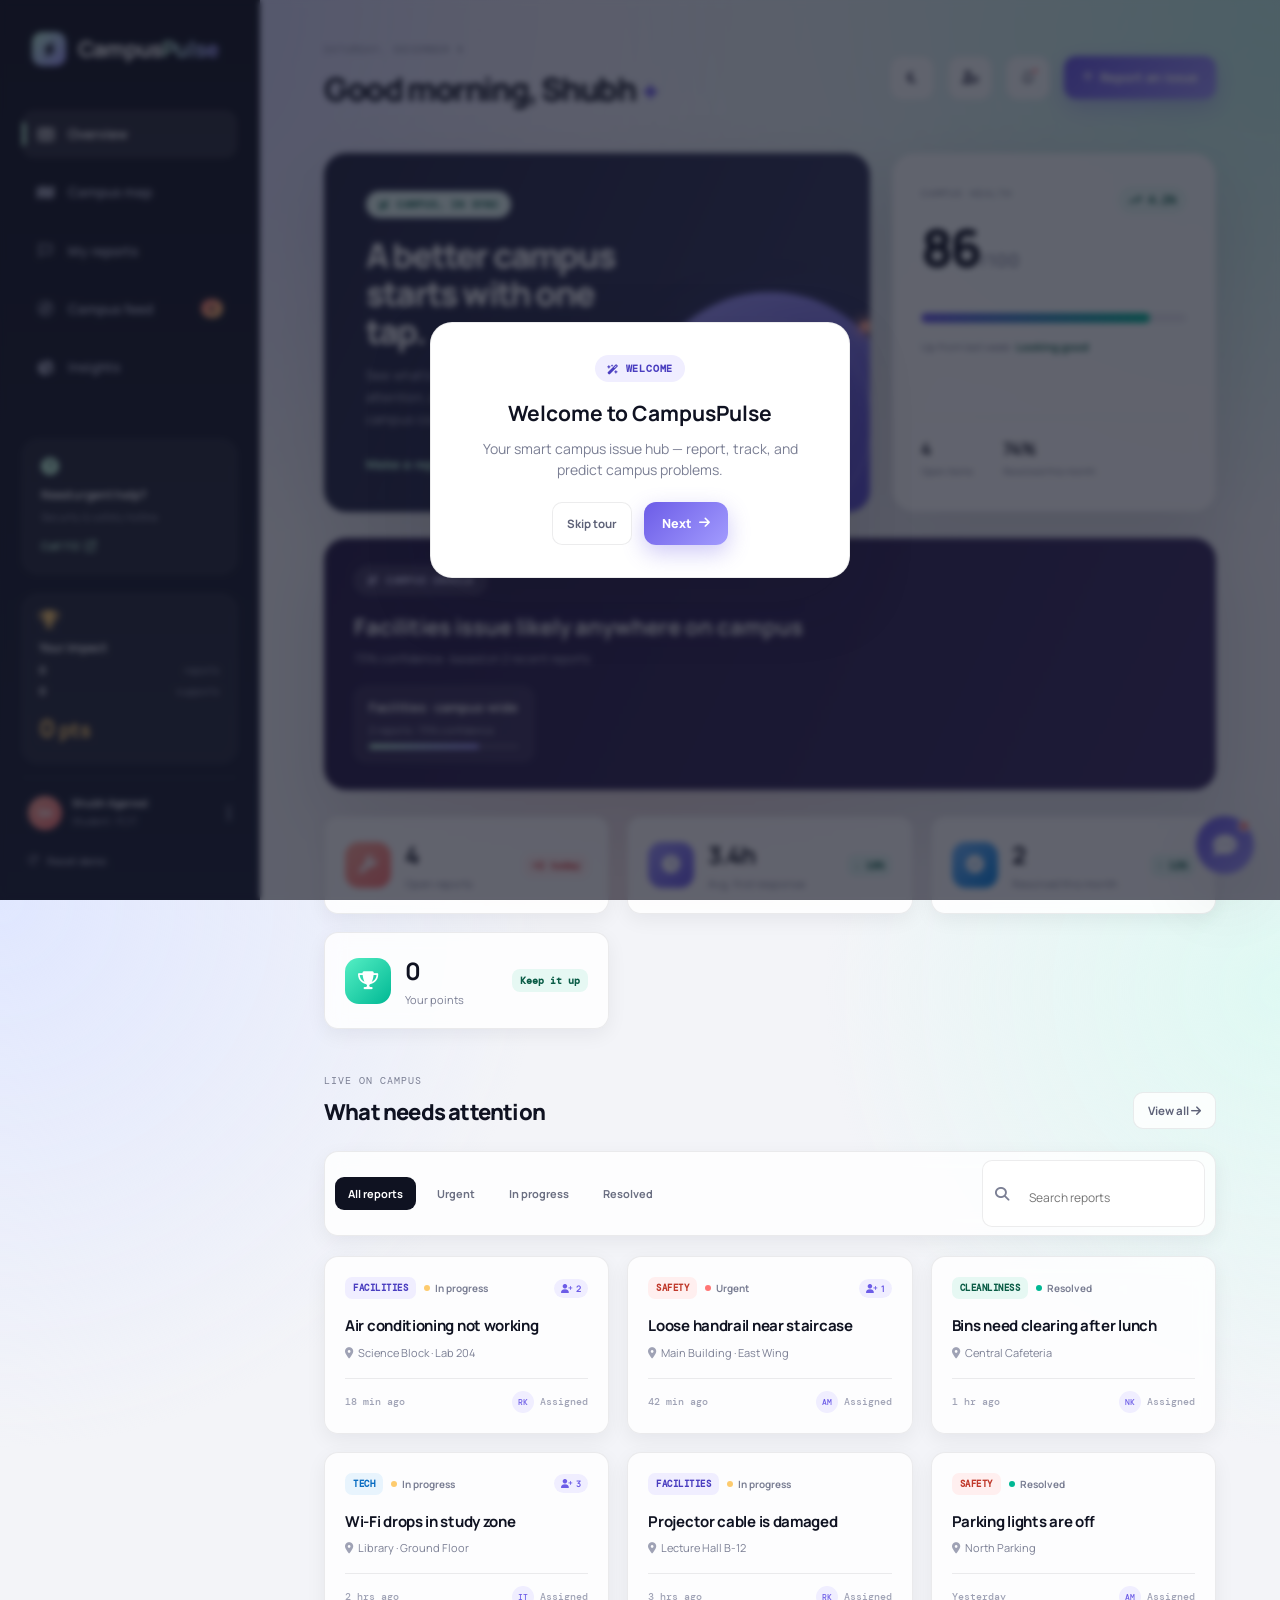
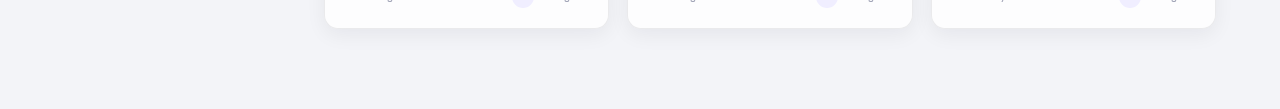
<file: index.html>
<!doctype html>
<html lang="en">
<head>
  <meta charset="UTF-8" />
  <meta name="viewport" content="width=device-width, initial-scale=1.0" />
  <title>CampusPulse — Campus, in sync.</title>
  <link rel="icon" type="image/svg+xml" href="favicon.svg" />
  <link rel="manifest" href="manifest.json" />
  <link rel="preconnect" href="https://fonts.googleapis.com"><link rel="preconnect" href="https://fonts.gstatic.com" crossorigin>
  <link href="https://fonts.googleapis.com/css2?family=DM+Mono:wght@400;500&family=Manrope:wght@400;500;600;700;800&display=swap" rel="stylesheet">
  <link rel="stylesheet" href="https://cdnjs.cloudflare.com/ajax/libs/font-awesome/6.5.2/css/all.min.css">
  <link rel="stylesheet" href="style.css" />
  <link rel="stylesheet" href="detail.css" />
  <link rel="stylesheet" href="functional.css" />
</head>
<body>
  <div class="app-shell">
    <aside class="sidebar">
      <a class="brand" href="#"><span class="brand-mark"><i class="fa-solid fa-bolt"></i></span><span>Campus<span>Pulse</span></span></a>
      <nav>
        <a class="nav-link active" data-view="dashboard"><i class="fa-solid fa-table-cells-large"></i>Overview</a>
        <a class="nav-link" data-view="map"><i class="fa-solid fa-map"></i>Campus map</a>
        <a class="nav-link" data-view="reports"><i class="fa-regular fa-flag"></i>My reports</a>
        <a class="nav-link" data-view="explore"><i class="fa-regular fa-compass"></i>Campus feed <span class="nav-count">12</span></a>
        <a class="nav-link" data-view="insights"><i class="fa-solid fa-chart-pie"></i>Insights</a>
      </nav>
      <div class="sidebar-bottom">
        <div class="help-card"><i class="fa-solid fa-circle-question"></i><strong>Need urgent help?</strong><span>Security & safety hotline</span><a href="tel:112">Call 112 <i class="fa-solid fa-arrow-up-right-from-square"></i></a></div>
        <div class="karma-card"><i class="fa-solid fa-trophy"></i><strong>Your impact</strong><div class="karma-row"><span id="karma-reports">0</span> reports</div><div class="karma-row"><span id="karma-supports">0</span> supports</div><div class="karma-total"><span id="karma-points">0</span> pts</div></div>
        <div class="profile"><div class="avatar">SA</div><div><strong>Shubh Agarwal</strong><small>Student · FCIT</small></div><i class="fa-solid fa-ellipsis-vertical"></i></div>
        <button class="reset-link" id="reset-demo"><i class="fa-solid fa-rotate-right"></i> Reset demo</button>
      </div>
    </aside>
    <main>
      <header><button class="mobile-menu"><i class="fa-solid fa-bars"></i></button><div><p class="eyebrow" id="date-eyebrow">TUESDAY, SEPTEMBER 15</p><h1 id="page-title">Good morning, Shubh <span>✦</span></h1></div><div class="header-actions">
        <button class="icon-btn" id="theme-toggle" aria-label="Toggle theme" title="Toggle theme"><i class="fa-solid fa-moon"></i></button>
        <button class="icon-btn team-toggle" id="team-toggle" aria-label="Team view" title="Team view"><i class="fa-solid fa-user-gear"></i></button>
        <button class="icon-btn" aria-label="Notifications"><i class="fa-regular fa-bell"></i><b></b></button>
        <button class="primary-btn report-trigger"><i class="fa-solid fa-plus"></i> Report an issue</button>
      </div></header>

      <section id="dashboard-view" class="view active-view">
        <div class="hero-grid">
          <div class="welcome-card"><div class="welcome-copy"><span class="chip mint"><i class="fa-solid fa-wand-magic-sparkles"></i> CAMPUS, IN SYNC</span><h2>A better campus<br>starts with one tap.</h2><p>See what’s being fixed, share what needs attention, and make every corner of campus count.</p><button class="text-btn report-trigger">Make a report <i class="fa-solid fa-arrow-right"></i></button></div><div class="hero-orb"><span class="orbit o1"></span><span class="orbit o2"></span><i class="fa-solid fa-bolt"></i><span class="pulse-dot d1"></span><span class="pulse-dot d2"></span></div></div>
          <div class="health-card"><div class="health-top"><div><p class="eyebrow">CAMPUS HEALTH</p><h3><span id="health-score">86</span><small>/100</small></h3></div><span class="trend"><i class="fa-solid fa-arrow-trend-up"></i> 4.2%</span></div><div class="health-bar"><i></i></div><p>Up from last week · <strong>Looking good</strong></p><div class="health-mini"><span><b>12</b>Open items</span><span><b>74%</b>Resolved this month</span></div></div>
        </div>
        <div class="prediction-strip">
          <div class="oracle-card">
            <span class="chip purple-chip"><i class="fa-solid fa-wand-magic-sparkles"></i> CAMPUS ORACLE</span>
            <h3 id="oracle-headline">Predicting the next campus issue…</h3>
            <p id="oracle-meta">Analyzing patterns across recent reports</p>
            <div class="prediction-list" id="prediction-list"></div>
          </div>
        </div>
        <div class="metrics">
          <article><span class="metric-icon coral"><i class="fa-solid fa-wrench"></i></span><div><b id="open-count">12</b><p>Open reports</p></div><span class="metric-change">+2 today</span></article>
          <article><span class="metric-icon purple"><i class="fa-solid fa-clock"></i></span><div><b>3.4h</b><p>Avg. first response</p></div><span class="metric-change good">↓ 18%</span></article>
          <article><span class="metric-icon blue"><i class="fa-solid fa-circle-check"></i></span><div><b id="resolved-count">38</b><p>Resolved this month</p></div><span class="metric-change good">↑ 12%</span></article>
          <article><span class="metric-icon mint"><i class="fa-solid fa-trophy"></i></span><div><b id="karma-points-header">0</b><p>Your points</p></div><span class="metric-change good">Keep it up</span></article>
        </div>
        <section class="section-head"><div><p class="eyebrow">LIVE ON CAMPUS</p><h2>What needs attention</h2></div><button class="ghost-btn" id="see-all">View all <i class="fa-solid fa-arrow-right"></i></button></section>
        <div class="toolbar"><div class="filter-row" id="filters"><button class="filter active" data-filter="all">All reports</button><button class="filter" data-filter="urgent">Urgent</button><button class="filter" data-filter="progress">In progress</button><button class="filter" data-filter="resolved">Resolved</button></div><label class="search"><i class="fa-solid fa-magnifying-glass"></i><input id="search" placeholder="Search reports" /></label></div>
        <div class="report-grid" id="report-grid"></div>
      </section>

      <section id="map-view" class="view">
        <div class="section-head"><div><p class="eyebrow">INTERACTIVE CAMPUS</p><h2>Issue heatmap</h2></div><div class="map-legend"><span class="legend-dot low"></span>Low<span class="legend-dot med"></span>Medium<span class="legend-dot high"></span>High</div></div>
        <div class="map-shell">
          <div class="map-wrap">
            <svg class="campus-map" id="campus-map" viewBox="0 0 800 520" xmlns="http://www.w3.org/2000/svg">
              <rect x="0" y="0" width="800" height="520" rx="20" class="map-bg"/>
              <g class="zones">
                <rect data-zone="Science Block" x="60" y="80" width="180" height="140" rx="12" class="map-zone"/>
                <rect data-zone="Main Building" x="280" y="60" width="220" height="180" rx="12" class="map-zone"/>
                <rect data-zone="Library" x="540" y="90" width="200" height="130" rx="12" class="map-zone"/>
                <rect data-zone="Central Cafeteria" x="100" y="260" width="200" height="120" rx="12" class="map-zone"/>
                <rect data-zone="Lecture Hall" x="340" y="280" width="180" height="110" rx="12" class="map-zone"/>
                <rect data-zone="North Parking" x="560" y="270" width="180" height="100" rx="12" class="map-zone"/>
                <rect data-zone="Sports Complex" x="260" y="420" width="300" height="80" rx="12" class="map-zone"/>
              </g>
              <g class="labels" style="pointer-events:none">
                <text x="150" y="155">Science Block</text>
                <text x="390" y="155">Main Building</text>
                <text x="640" y="160">Library</text>
                <text x="200" y="325">Cafeteria</text>
                <text x="430" y="340">Lecture Hall</text>
                <text x="650" y="325">Parking</text>
                <text x="410" y="465">Sports Complex</text>
              </g>
            </svg>
          </div>
          <div class="map-panel" id="map-panel">
            <h3>Zone details</h3>
            <p>Click a campus zone to see its open reports.</p>
          </div>
        </div>
      </section>

      <section id="reports-view" class="view"><div class="empty-intro"><span class="metric-icon blue"><i class="fa-regular fa-flag"></i></span><h2>Your reports, clearly tracked.</h2><p>Every report has an owner, a visible status, and a timeline.</p></div><div class="report-grid" id="my-report-grid"></div></section>
      <section id="explore-view" class="view"><div class="section-head"><div><p class="eyebrow">THE PULSE</p><h2>Campus activity</h2></div><span class="live-dot">LIVE</span></div><div class="feed" id="feed"></div></section>

      <section id="insights-view" class="view">
        <div class="insight-hero"><p class="eyebrow">ACTIONABLE INSIGHT</p><h2>Small fixes. <em>Stronger campus.</em></h2><p>Facilities teams are focusing on the places students flag most.</p><div class="hotspot"><span><i class="fa-solid fa-location-dot"></i></span><div><strong id="hotspot-name">Science Block is this week’s hotspot</strong><p id="hotspot-meta">4 reports · Facilities team assigned</p></div><button class="text-btn" id="hotspot-view">View reports <i class="fa-solid fa-arrow-right"></i></button></div></div>
        <section class="section-head"><div><p class="eyebrow">PREDICTIVE INTELLIGENCE</p><h2>What may break next</h2></div></section>
        <div class="prediction-grid" id="insights-predictions"></div>
        <div class="analytics-grid">
          <article class="chart-card"><h4>By category</h4><div class="chart" id="category-chart"></div></article>
          <article class="chart-card"><h4>7-day trend</h4><div class="chart" id="trend-chart"></div></article>
          <article class="chart-card"><h4>Resolution rate</h4><div class="gauge" id="resolution-gauge"></div></article>
          <article class="chart-card leaderboard-card"><h4>Top contributors</h4><ol id="leaderboard"></ol></article>
        </div>
      </section>
    </main>
  </div>

  <div class="modal-layer" id="modal-layer"><div class="modal"><button class="close-modal" aria-label="Close"><i class="fa-solid fa-xmark"></i></button><div id="form-state"><span class="chip purple-chip"><i class="fa-solid fa-bolt"></i> NEW REPORT</span><h2>What needs attention?</h2><p class="modal-sub">Share the details. We’ll route it to the right team.</p><form id="report-form"><div class="category-select" id="category-select"><button type="button" class="category active" data-category="Facilities"><i class="fa-solid fa-wrench"></i><span>Facilities</span></button><button type="button" class="category" data-category="Safety"><i class="fa-solid fa-shield-halved"></i><span>Safety</span></button><button type="button" class="category" data-category="Cleanliness"><i class="fa-solid fa-broom"></i><span>Cleanliness</span></button><button type="button" class="category" data-category="Tech"><i class="fa-solid fa-wifi"></i><span>Tech</span></button><button type="button" class="category" data-category="Security"><i class="fa-solid fa-user-shield"></i><span>Security</span></button></div><p class="auto-detect" id="auto-detect"></p><label>Location<input required id="location" placeholder="e.g. Science Block, Floor 2" /></label><label>What happened?<textarea required id="details" maxlength="180" placeholder="Describe the issue in a few words…"></textarea><small><span id="char-count">0</span>/180</small></label><button type="button" class="mic-btn" id="mic-btn" title="Dictate report"><i class="fa-solid fa-microphone"></i> Dictate</button><label class="evidence-label">Evidence (optional)<input type="file" id="evidence" accept="image/*" /><img id="evidence-preview" class="evidence-preview" alt=""/></label><div class="priority-row"><span>Priority</span><div><button type="button" class="priority active" data-priority="Normal">Normal</button><button type="button" class="priority" data-priority="Urgent">Urgent</button></div></div>
<div class="reporter-details" id="reporter-details"><div class="reporter-grid"><label>Your name<input required id="reporter-name" placeholder="e.g. Shubh Agarwal" /></label><label>Department<input required id="reporter-department" placeholder="e.g. Computer Science" /></label></div><label>Registration No.<input required id="reporter-regno" placeholder="e.g. 2024-CS-101" /></label></div><label class="anonymous-toggle"><input type="checkbox" id="anonymous" /><span class="check"><i class="fa-solid fa-check"></i></span><span>Report anonymously — your identity stays hidden</span></label>
<button class="primary-btn submit-btn" type="submit">Send report <i class="fa-solid fa-arrow-right"></i></button></form></div><div id="success-state" class="success-state"><div class="success-icon"><i class="fa-solid fa-check"></i></div><span class="chip mint">REPORT SENT</span><h2>Thanks for speaking up.</h2><p>Your report is now visible to the Campus Operations team. We’ll keep you posted here.</p><div class="ticket"><span>REPORT ID</span><strong id="ticket-id">CP-2048</strong></div><button class="primary-btn close-success">Back to campus <i class="fa-solid fa-arrow-right"></i></button></div></div></div>

  <div class="modal-layer" id="detail-layer"><div class="modal detail-modal"><button class="close-detail" aria-label="Close"><i class="fa-solid fa-xmark"></i></button><span class="chip purple-chip"><i class="fa-solid fa-eye"></i> REPORT TRACKER</span><div id="detail-content"></div></div></div>
  <div class="modal-layer" id="resolve-layer"><div class="modal resolve-modal"><button class="close-resolve" aria-label="Close"><i class="fa-solid fa-xmark"></i></button><div class="resolve-icon"><i class="fa-solid fa-lock"></i></div><span class="chip purple-chip">TEAM AUTHORIZATION</span><h2>Confirm resolution</h2><p>Enter the team password to mark this report as resolved.</p><label for="resolve-password">TEAM PASSWORD</label><input id="resolve-password" type="password" inputmode="numeric" autocomplete="current-password" placeholder="Enter password" aria-describedby="resolve-error" /><p class="resolve-error" id="resolve-error" aria-live="polite"></p><button class="primary-btn" id="resolve-submit">Mark as resolved <i class="fa-solid fa-check"></i></button></div></div>

  <aside class="notice-panel" id="notice-panel"><div class="notice-head"><strong>Notifications</strong><button id="clear-notices">Mark all read</button></div><div class="notice"><i class="fa-solid fa-wrench"></i><div><b>Lab 204 update</b><span>Campus Operations started work on your report.</span></div></div><div class="notice"><i class="fa-solid fa-circle-check"></i><div><b>Issue resolved</b><span>Cafeteria bin request was completed.</span></div></div></aside>

  <div class="toast" id="toast"><i class="fa-solid fa-circle-check"></i><span>Report status updated</span></div>

  <canvas id="confetti" class="confetti-canvas"></canvas>

  <div class="chat-launcher" id="chat-launcher" title="Ask Pulse"><i class="fa-solid fa-comment-dots"></i><span class="chat-ping"></span></div>
  <div class="chat-panel" id="chat-panel">
    <div class="chat-head"><strong><i class="fa-solid fa-wand-magic-sparkles"></i> Pulse</strong><span>Campus assistant</span><button class="close-chat" id="close-chat" aria-label="Close chat"><i class="fa-solid fa-xmark"></i></button></div>
    <div class="chat-body" id="chat-body"></div>
    <div class="chat-foot"><input id="chat-input" placeholder="Ask me anything…" /><button id="chat-send"><i class="fa-solid fa-paper-plane"></i></button></div>
  </div>

  <div class="cmd-layer" id="cmd-layer">
    <div class="cmd-modal">
      <div class="cmd-search"><i class="fa-solid fa-magnifying-glass"></i><input id="cmd-input" placeholder="Type a command or search…" autocomplete="off" /></div>
      <div class="cmd-list" id="cmd-list"></div>
    </div>
  </div>

  <div class="tour-overlay" id="tour-overlay">
    <div class="tour-card" id="tour-card">
      <span class="chip purple-chip"><i class="fa-solid fa-wand-magic-sparkles"></i> WELCOME</span>
      <h2 id="tour-title">Welcome to CampusPulse</h2>
      <p id="tour-text">Your campus, in sync.</p>
      <div class="tour-actions"><button class="ghost-btn" id="tour-skip">Skip tour</button><button class="primary-btn" id="tour-next">Start tour <i class="fa-solid fa-arrow-right"></i></button></div>
    </div>
  </div>

  <script src="app.js"></script>
</body>
</html>
</file>
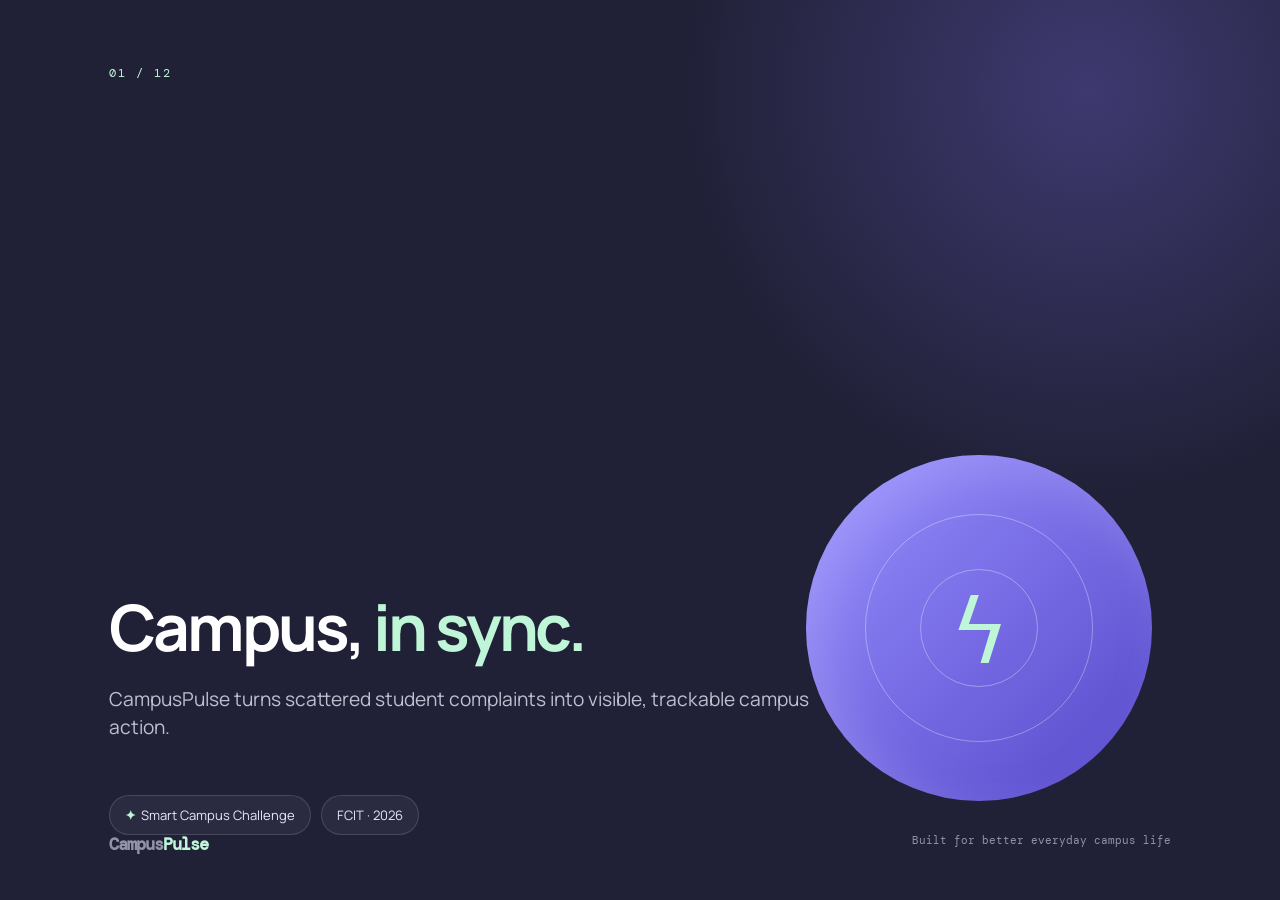
<file: slides.html>
<!doctype html>
<html lang="en"><head><meta charset="UTF-8"><meta name="viewport" content="width=device-width,initial-scale=1.0"><title>CampusPulse Pitch Deck</title><link rel="preconnect" href="https://fonts.googleapis.com"><link rel="preconnect" href="https://fonts.gstatic.com" crossorigin><link href="https://fonts.googleapis.com/css2?family=DM+Mono&family=Manrope:wght@500;600;700;800&display=swap" rel="stylesheet"><style>
:root{--ink:#202137;--mint:#bff6d8;--violet:#786cf0;--coral:#ffab9a;--muted:#aaaabc}*{box-sizing:border-box}body{margin:0;background:#12121e;color:#fff;font-family:Manrope,Arial;overflow:hidden}.slide{width:100vw;height:100vh;min-height:560px;padding:7.2vh 8.5vw;display:none;position:relative;overflow:hidden;background:radial-gradient(circle at 85% 10%,#3e3970 0,transparent 30%),#202137}.slide.active{display:flex;flex-direction:column;animation:appear .4s}.num{font:12px 'DM Mono';color:var(--mint);letter-spacing:2px;margin-bottom:auto}.title{font-size:clamp(38px,5vw,74px);letter-spacing:-3px;line-height:1.03;margin:0;max-width:920px}.subtitle{font-size:clamp(16px,1.5vw,22px);color:#c0bfd0;line-height:1.5;max-width:730px;margin:25px 0}.accent{color:var(--mint)}.footer{position:absolute;bottom:5vh;left:8.5vw;right:8.5vw;display:flex;justify-content:space-between;color:#9393a8;font:11px 'DM Mono'}.brand{font-size:17px;font-weight:800;letter-spacing:-1px}.brand b{color:var(--mint)}.orb{width:min(27vw,380px);height:min(27vw,380px);background:linear-gradient(135deg,#978fff,#5648c9);position:absolute;border-radius:50%;right:10vw;bottom:11vh;display:grid;place-items:center;box-shadow:inset 20px 20px 50px #c9c4ff44}.orb:before,.orb:after{content:'';position:absolute;border:1px solid #ffffff55;border-radius:50%}.orb:before{inset:17%}.orb:after{inset:33%}.orb span{font-size:90px;color:var(--mint);z-index:1}.chips{display:flex;flex-wrap:wrap;gap:10px;margin-top:28px}.chip{border:1px solid #ffffff23;background:#ffffff0c;border-radius:30px;padding:10px 15px;color:#e9e8fa;font-size:13px}.chip b{color:var(--mint);margin-right:5px}.split{display:grid;grid-template-columns:1.08fr .92fr;gap:7vw;align-items:center;height:80%}.statement{font-size:clamp(29px,3.5vw,53px);line-height:1.13;letter-spacing:-2px;margin:0}.statement em{color:var(--coral);font-style:normal}.side-note{border-left:2px solid var(--mint);padding:10px 0 10px 20px;color:#c3c3d1;font-size:17px;line-height:1.55}.stat-grid{display:grid;grid-template-columns:repeat(3,1fr);gap:14px;margin-top:40px}.stat{background:#ffffff0c;border:1px solid #ffffff18;border-radius:16px;padding:20px}.stat b{display:block;font-size:33px;letter-spacing:-2px;color:var(--mint)}.stat span{font-size:12px;color:#c0bfd0;line-height:1.4;display:block;margin-top:5px}.compare{display:grid;grid-template-columns:1fr 1fr;gap:18px;margin-top:35px;max-width:950px}.compare article{border-radius:17px;padding:25px}.compare article:first-child{background:#ffffff0a;border:1px solid #ffffff16}.compare article:last-child{background:var(--mint);color:var(--ink)}.compare h3{margin:0 0 15px;font-size:18px}.compare li{font-size:14px;margin:9px 0;color:#cbcbd7}.compare article:last-child li{color:#3f4254}.compare ul{padding-left:18px;margin:0}.feature-grid{display:grid;grid-template-columns:repeat(5,1fr);gap:12px;margin-top:34px}.feature{background:#ffffff0c;border:1px solid #ffffff18;border-radius:15px;padding:18px 14px;min-height:155px}.feature i{font-style:normal;font-size:25px}.feature b{display:block;margin-top:18px;font-size:13px}.feature span{display:block;font-size:10px;color:#bdbccc;line-height:1.4;margin-top:5px}.flow{display:flex;align-items:center;gap:10px;margin-top:42px}.flow article{background:#fff;color:#2c2d42;border-radius:15px;padding:22px;flex:1;min-height:135px}.flow article b{font-size:13px;display:block;margin:14px 0 5px}.flow article span{font-size:11px;color:#74758a}.flow i{color:var(--mint);font-size:22px}.flow .round{width:30px;height:30px;border-radius:9px;background:#eceafd;color:#6759e8;display:grid;place-items:center}.architecture{margin-top:35px;display:grid;grid-template-columns:1fr 80px 1fr 80px 1fr;align-items:center}.node{border:1px solid #ffffff22;background:#ffffff0d;border-radius:15px;padding:22px}.node i{font-style:normal;font-size:25px}.node b{display:block;font-size:15px;margin:12px 0 5px}.node span{font-size:11px;color:#bebdcc}.arrow{text-align:center;color:var(--mint);font-size:25px}.demo-panel{margin-top:32px;background:#f9f9fc;color:#25253a;border-radius:20px;padding:20px;display:grid;grid-template-columns:1fr .8fr;gap:20px;max-width:900px}.fake-ui{background:#24253b;border-radius:13px;padding:16px;color:#fff}.fake-ui small{color:#bff6d8;font:10px 'DM Mono'}.fake-ui b{font-size:19px;display:block;margin:12px 0}.fake-line{height:8px;background:#ffffff20;border-radius:10px;margin:8px 0}.fake-line.mint{background:#bff6d8;width:68%}.demo-panel ol{margin:0;padding-left:18px}.demo-panel li{font-size:13px;margin:11px 0}.impact{display:grid;grid-template-columns:1fr 1fr 1fr;gap:15px;margin-top:38px}.impact article{border-top:2px solid var(--mint);padding-top:16px}.impact i{font-style:normal;font-size:29px}.impact b{display:block;margin:13px 0 5px}.impact span{font-size:12px;color:#bcbcce;line-height:1.45}.future{display:grid;grid-template-columns:repeat(4,1fr);gap:14px;margin-top:35px}.future article{padding:20px;border-radius:14px;background:#ffffff0b}.future b{font-size:27px;color:var(--mint)}.future p{font-size:13px;margin:12px 0 0}.learn{display:grid;grid-template-columns:1fr 1fr;gap:50px;margin-top:40px}.learn h3{color:var(--mint);font-size:15px}.learn p{font-size:16px;line-height:1.6;color:#cbcad8}.thanks{justify-content:center!important}.thanks .title{font-size:clamp(62px,9vw,132px)}.thanks .subtitle{max-width:550px}.key{position:absolute;right:8.5vw;bottom:10vh;color:#bdbccc;font:12px 'DM Mono'}@keyframes appear{from{opacity:0;transform:translateX(18px)}to{opacity:1;transform:none}}@media(max-width:700px){.feature-grid{grid-template-columns:repeat(2,1fr)}.flow{gap:4px}.flow i{font-size:13px}.architecture{grid-template-columns:1fr;gap:8px}.arrow{transform:rotate(90deg)}.split,.compare,.learn,.demo-panel{grid-template-columns:1fr}.stat-grid,.impact,.future{grid-template-columns:1fr 1fr}.orb{opacity:.35}.title{letter-spacing:-2px}.slide{padding:7vh 7vw}}
@media print{@page{margin:0;size:landscape}.slide{display:flex!important;page-break-after:always;position:relative;width:100vw;height:100vh;min-height:auto;padding:7.2vh 8.5vw}.slide:last-child{page-break-after:auto}.key{display:none}}@media print and (max-width:700px){.slide{padding:7vh 7vw}}
</style></head><body>
<section class="slide active"><div class="num">01 / 12</div><h1 class="title">Campus, <span class="accent">in sync.</span></h1><p class="subtitle">CampusPulse turns scattered student complaints into visible, trackable campus action.</p><div class="chips"><span class="chip"><b>✦</b>Smart Campus Challenge</span><span class="chip">FCIT · 2026</span></div><div class="orb"><span>ϟ</span></div><div class="footer"><span class="brand">Campus<b>Pulse</b></span><span>Built for better everyday campus life</span></div></section>
<section class="slide"><div class="num">02 / 12 — THE PROBLEM</div><div class="split"><h2 class="statement">A broken light, weak Wi-Fi, or unsafe stairway should not get lost in a <em>group chat.</em></h2><div class="side-note">Students lack a trusted place to report issues.<br><br>Campus teams lack a clear view of what needs attention first.</div></div><div class="stat-grid"><div class="stat"><b>Invisible</b><span>Issues vanish after one message</span></div><div class="stat"><b>Unclear</b><span>No owner, status, or expected update</span></div><div class="stat"><b>Reactive</b><span>Teams discover patterns too late</span></div></div><div class="footer"><span class="brand">Campus<b>Pulse</b></span><span>Problem</span></div></section>
<section class="slide"><div class="num">03 / 12 — THE GAP</div><h2 class="title">Reporting exists. <span class="accent">Trust doesn’t.</span></h2><div class="compare"><article><h3>Today’s fragmented experience</h3><ul><li>WhatsApp messages get buried</li><li>Forms feel like black holes</li><li>Students never see progress</li><li>Teams chase duplicated reports</li></ul></article><article><h3>What campus needs</h3><ul><li>One frictionless reporting home</li><li>Visible status and ownership</li><li>Shared priority signals</li><li>Actionable operational insight</li></ul></article></div><div class="footer"><span class="brand">Campus<b>Pulse</b></span><span>Existing solutions & gaps</span></div></section>
<section class="slide"><div class="num">04 / 12 — OUR SOLUTION</div><div class="split"><div><h2 class="title">Report it.<br><span class="accent">Track it.</span><br>Improve it.</h2><p class="subtitle">A student-friendly campus issue hub that gives every report a home—and gives campus teams a pulse.</p></div><div class="orb"><span>ϟ</span></div></div><div class="footer"><span class="brand">Campus<b>Pulse</b></span><span>Our solution</span></div></section>
<section class="slide"><div class="num">05 / 12 — HOW IT WORKS</div><h2 class="title">One clear loop from <span class="accent">signal to solution.</span></h2><div class="flow"><article><div class="round">1</div><b>Report in seconds</b><span>Category, location, details</span></article><i>→</i><article><div class="round">2</div><b>Route with context</b><span>Team sees priority and place</span></article><i>→</i><article><div class="round">3</div><b>Track the outcome</b><span>Status stays transparent</span></article><i>→</i><article><div class="round">4</div><b>Spot the pattern</b><span>Health insights guide action</span></article></div><div class="footer"><span class="brand">Campus<b>Pulse</b></span><span>How it works</span></div></section>
<section class="slide"><div class="num">06 / 12 — KEY FEATURES</div><h2 class="title">Designed for <span class="accent">daily campus life.</span></h2><div class="feature-grid"><article class="feature"><i>🛡</i><b>Anonymous reporting</b><span>Safe bullying / ragging tips</span></article><article class="feature"><i>✨</i><b>Smart auto-categorize</b><span>Keywords pick the right team</span></article><article class="feature"><i>🗺</i><b>Interactive heatmap</b><span>Click zones to filter issues</span></article><article class="feature"><i>🔮</i><b>Campus Oracle</b><span>Predicts the next failure</span></article><article class="feature"><i>🏆</i><b>Karma points</b><span>Gamified campus contribution</span></article></div><div class="footer"><span class="brand">Campus<b>Pulse</b></span><span>Key features</span></div></section>
<section class="slide"><div class="num">07 / 12 — TECH ARCHITECTURE</div><h2 class="title">Simple enough to ship.<br><span class="accent">Ready to grow.</span></h2><div class="architecture"><div class="node"><i>◌</i><b>Student browser</b><span>Responsive HTML interface</span></div><div class="arrow">→</div><div class="node"><i>ϟ</i><b>CampusPulse app</b><span>Auto-categorize + Oracle prediction</span></div><div class="arrow">→</div><div class="node"><i>▣</i><b>Demo data store</b><span>LocalStorage today; API tomorrow</span></div></div><p class="subtitle">Static deployment means zero setup friction for the live demo.</p><div class="footer"><span class="brand">Campus<b>Pulse</b></span><span>Tech architecture</span></div></section>
<section class="slide"><div class="num">08 / 12 — LIVE DEMO</div><h2 class="title">A demo in <span class="accent">eight taps.</span></h2><div class="demo-panel"><div class="fake-ui"><small>NEW REPORT</small><b>What needs attention?</b><div class="fake-line mint"></div><div class="fake-line"></div><div class="fake-line"></div></div><ol><li>Open the live dashboard</li><li>Submit an anonymous Security tip</li><li>Submit a smart auto-categorized report</li><li>See the Campus Oracle prediction</li><li>Explore the interactive heatmap</li><li>Toggle Team mode and update a status</li><li>Check Insights analytics + Karma</li><li>Switch dark/light theme</li></ol></div><p class="subtitle">Screenshot: dashboard hero + anonymous tip + Campus Oracle + heatmap.</p><div class="footer"><span class="brand">Campus<b>Pulse</b></span><span>Demo</span></div></section>
<section class="slide"><div class="num">09 / 12 — IMPACT</div><h2 class="title">Better feedback creates a <span class="accent">better campus.</span></h2><div class="impact"><article><i>◎</i><b>Students</b><span>A clear voice and visible follow-through.</span></article><article><i>⌁</i><b>Campus teams</b><span>Prioritized work, less duplicate chasing.</span></article><article><i>↗</i><b>Leadership</b><span>Patterns that support smarter investment.</span></article></div><div class="footer"><span class="brand">Campus<b>Pulse</b></span><span>Impact & use cases</span></div></section>
<section class="slide"><div class="num">10 / 12 — FUTURE SCOPE</div><h2 class="title">From demo to <span class="accent">campus infrastructure.</span></h2><div class="future"><article><b>01</b><p>QR codes for room-specific reports</p></article><article><b>02</b><p>Photo evidence and AI categorization</p></article><article><b>03</b><p>Facilities team admin workspace</p></article><article><b>04</b><p>Verified resolution feedback loop</p></article></div><div class="footer"><span class="brand">Campus<b>Pulse</b></span><span>Future scope</span></div></section>
<section class="slide"><div class="num">11 / 12 — LEARNINGS</div><h2 class="title">The best campus tool is one people <span class="accent">actually trust.</span></h2><div class="learn"><div><h3>CHALLENGE</h3><p>Making reporting feel useful instead of bureaucratic.</p></div><div><h3>LEARNING</h3><p>Transparency turns a complaint into a shared contribution.</p></div></div><div class="footer"><span class="brand">Campus<b>Pulse</b></span><span>Challenges & learnings</span></div></section>
<section class="slide thanks"><div class="num">12 / 12 — THANK YOU</div><h2 class="title">Let’s keep campus <span class="accent">in sync.</span></h2><p class="subtitle">CampusPulse — where every small signal can create real change.</p><div class="key">← / → to navigate · P to print</div><div class="footer"><span class="brand">Campus<b>Pulse</b></span><span>Q&A</span></div></section>
<script>let i=0,s=[...document.querySelectorAll('.slide')];function show(n){i=(n+s.length)%s.length;s.forEach((x,j)=>x.classList.toggle('active',j===i))}addEventListener('keydown',e=>{if(e.key==='ArrowRight'||e.key===' '){show(i+1)}if(e.key==='ArrowLeft'){show(i-1)}if(e.key.toLowerCase()==='p')print()});let x=0;addEventListener('touchstart',e=>x=e.changedTouches[0].screenX);addEventListener('touchend',e=>{let d=e.changedTouches[0].screenX-x;if(Math.abs(d)>40)show(i+(d<0?1:-1))});</script></body></html>
</file>
<file: style.css>
:root{
  --bg:#f3f4f8;
  --surface:#ffffff;
  --glass:rgba(255,255,255,0.82);
  --ink:#0f1221;
  --muted:#6b6f82;
  --line:rgba(15,18,33,0.08);
  --purple:#6c5ce7;
  --purple-light:#a29bfe;
  --purple-bg:#f0eeff;
  --mint:#00b894;
  --mint-bg:#e6f8f3;
  --coral:#ff7675;
  --coral-bg:#ffefef;
  --blue:#0984e3;
  --blue-bg:#e8f4fd;
  --amber:#fdcb6e;
  --shadow:0 24px 70px rgba(15,18,33,0.12);
  --shadow-sm:0 6px 20px rgba(15,18,33,0.06);
  --radius:22px;
  --radius-sm:14px;
}

*{box-sizing:border-box}
html,body{height:100%}
body{
  margin:0;
  background:radial-gradient(circle at 0% 0%,#e0e7ff 0,transparent 35%),radial-gradient(circle at 100% 10%,#dff9f3 0,transparent 30%),var(--bg);
  color:var(--ink);
  font-family:Manrope,Arial,sans-serif;
  font-size:14px;
  line-height:1.5;
}
body.modal-open{overflow:hidden}

.app-shell{min-height:100vh;display:flex}

/* Sidebar */
.sidebar{
  width:260px;
  min-height:100vh;
  background:linear-gradient(180deg,#171926 0%,#1f2338 100%);
  color:#fff;
  padding:32px 22px 24px;
  display:flex;
  flex-direction:column;
  position:fixed;
  z-index:50;
  border-right:1px solid rgba(255,255,255,0.06);
}
.brand{
  color:#fff;
  text-decoration:none;
  font-weight:800;
  font-size:22px;
  letter-spacing:-0.8px;
  display:flex;
  align-items:center;
  gap:12px;
  padding:0 10px 44px;
}
.brand>span:last-child span{background:linear-gradient(90deg,#bff6d8,#a29bfe);-webkit-background-clip:text;background-clip:text;color:transparent}
.brand-mark{
  height:34px;width:34px;border-radius:10px;
  background:linear-gradient(135deg,#bff6d8,#a29bfe);
  color:#171926;display:grid;place-items:center;font-size:15px;
}
.sidebar nav{display:grid;gap:10px}
.nav-link{
  cursor:pointer;color:#b0b3c7;text-decoration:none;border-radius:12px;
  padding:14px 14px;display:flex;gap:14px;align-items:center;font-size:13.5px;font-weight:700;transition:.2s;
  position:relative;overflow:hidden;
}
.nav-link i{width:18px;text-align:center;font-size:15px}
.nav-link:hover{background:rgba(255,255,255,0.07);color:#fff}
.nav-link.active{background:rgba(255,255,255,0.1);color:#fff}
.nav-link.active::before{
  content:'';position:absolute;left:0;top:12px;bottom:12px;width:4px;border-radius:0 4px 4px 0;background:#bff6d8;
}
.nav-count{
  background:linear-gradient(135deg,#ff7675,#fdcb6e);color:#1f2338;border-radius:20px;
  padding:2px 8px;font-size:10px;margin-left:auto;font-weight:800;
}
.sidebar-bottom{margin-top:auto}
.help-card{
  background:rgba(255,255,255,0.06);border:1px solid rgba(255,255,255,0.08);
  border-radius:16px;padding:18px;margin:14px 0 20px;display:grid;gap:6px;
}
.help-card>i{color:#bff6d8;font-size:18px;margin-bottom:4px}
.help-card strong{font-size:12px}
.help-card span{font-size:10.5px;color:#9fa2b5}
.help-card a{font-size:11px;color:#bff6d8;text-decoration:none;font-weight:700;margin-top:6px;display:inline-flex;gap:5px;align-items:center}
.profile{
  border-top:1px solid rgba(255,255,255,0.08);padding:18px 6px 0;
  display:flex;align-items:center;gap:10px;
}
.profile .avatar{
  background:linear-gradient(135deg,#ffab9a,#ff7675);color:#fff;
  width:34px;height:34px;border-radius:50%;display:grid;place-items:center;font-size:11px;font-weight:800;
}
.profile strong,.profile small{display:block;font-size:10.5px}
.profile small{color:#9fa2b5;margin-top:2px}
.profile>i{margin-left:auto;color:#9fa2b5;font-size:16px}
.reset-link{
  width:100%;margin-top:16px;background:transparent;border:0;color:#9fa2b5;
  font:700 10.5px Manrope;cursor:pointer;display:flex;align-items:center;gap:8px;
  padding:8px 6px;border-radius:8px;transition:.2s;
}
.reset-link:hover{color:#fff;background:rgba(255,255,255,0.06)}

/* Main */
main{
  width:calc(100% - 260px);margin-left:260px;
  padding:42px 64px 80px;max-width:1600px;
}
header{
  display:flex;justify-content:space-between;align-items:center;margin-bottom:40px;
}
.eyebrow{
  font-family:'DM Mono',monospace;letter-spacing:1px;font-size:10px;color:#7b7f94;
  margin:0 0 8px;text-transform:uppercase;
}
h1,h2,h3,p{margin-top:0}
h1{font-size:32px;letter-spacing:-1.4px;margin-bottom:0;font-weight:800}
h1 span{color:#6c5ce7;font-size:24px}
.header-actions{display:flex;gap:14px;align-items:center}
.icon-btn{
  height:44px;width:44px;border:1px solid var(--line);background:var(--glass);
  border-radius:12px;color:#4f5064;display:grid;place-items:center;
  position:relative;cursor:pointer;transition:.2s;backdrop-filter:blur(8px);
}
.icon-btn:hover{transform:translateY(-2px);box-shadow:var(--shadow-sm);color:var(--purple)}
.icon-btn b{height:8px;width:8px;background:#ff5252;border:2px solid var(--surface);border-radius:50%;position:absolute;top:10px;right:10px}
.icon-btn.team-toggle.active{background:var(--mint-bg);color:var(--mint);border-color:#b9edd1}
.primary-btn{
  border:0;background:linear-gradient(135deg,var(--purple),var(--purple-light));color:#fff;border-radius:12px;
  padding:13px 18px;font-family:inherit;font-weight:800;font-size:12.5px;cursor:pointer;
  box-shadow:0 8px 22px rgba(108,92,231,0.32);transition:.2s;display:inline-flex;align-items:center;gap:7px;
}
.primary-btn:hover{transform:translateY(-2px);box-shadow:0 12px 28px rgba(108,92,231,0.42)}
.ghost-btn{
  background:var(--glass);border:1px solid var(--line);border-radius:10px;padding:10px 14px;
  color:#5e6278;font:700 11.5px Manrope;cursor:pointer;backdrop-filter:blur(6px);transition:.2s;
}
.ghost-btn:hover{border-color:var(--purple-light);color:var(--purple)}
.text-btn{font:800 12.5px Manrope;color:inherit;padding:0;border:0;background:transparent;cursor:pointer;display:inline-flex;align-items:center;gap:7px}
.text-btn i{margin-left:4px}

/* Hero */
.hero-grid{display:grid;grid-template-columns:1.6fr .95fr;gap:22px;margin-bottom:26px}
.welcome-card{
  background:linear-gradient(115deg,#252743 0%,#3a3d63 100%);color:#fff;border-radius:var(--radius);
  min-height:280px;padding:38px 42px;position:relative;overflow:hidden;display:flex;
  box-shadow:var(--shadow);
}
.welcome-copy{max-width:58%;position:relative;z-index:2}
.chip{
  width:max-content;display:inline-flex;gap:7px;align-items:center;border-radius:30px;
  padding:7px 12px;font:600 10px 'DM Mono';letter-spacing:0.8px;
}
.mint{background:var(--mint-bg);color:#0a5c46}
.purple-chip{background:var(--purple-bg);color:#4a3ec0}
.welcome-card h2{font-size:34px;line-height:1.12;letter-spacing:-1.8px;margin:18px 0 14px;font-weight:800}
.welcome-card p{font-size:13px;line-height:1.7;color:#c5c6d8;margin:0;max-width:360px}
.welcome-card .text-btn{margin-top:24px;color:#bff6d8;font-size:13px}
.hero-orb{
  position:absolute;right:-30px;bottom:-40px;width:260px;height:260px;border-radius:50%;
  background:linear-gradient(145deg,#978fff,#5648c9);display:grid;place-items:center;
  font-size:64px;color:#bff6d8;box-shadow:inset 22px 22px 50px rgba(197,194,255,0.35),0 20px 50px rgba(86,72,201,0.35);
}
.orbit{position:absolute;border:1px solid rgba(215,212,255,0.55);border-radius:50%}
.o1{inset:28px}.o2{inset:54px}
.pulse-dot{height:13px;width:13px;border-radius:50%;background:#ffab9a;position:absolute;box-shadow:0 0 0 8px rgba(255,171,154,0.18)}
.d1{top:28px;right:28px}.d2{left:22px;bottom:46px;background:#bff6d8;box-shadow:0 0 0 8px rgba(191,246,216,0.18)}

.health-card{
  background:var(--glass);border:1px solid var(--line);border-radius:var(--radius);padding:32px 28px;min-height:280px;
  backdrop-filter:blur(14px);box-shadow:var(--shadow);display:flex;flex-direction:column;
}
.health-top{display:flex;justify-content:space-between;align-items:start}
.health-card h3{font-size:52px;letter-spacing:-2.5px;margin:8px 0 26px;font-weight:800}
.health-card h3 small{font-size:18px;color:#8b8fa3;letter-spacing:0;font-weight:600}
.trend{
  height:max-content;background:var(--mint-bg);color:#0a5c46;border-radius:20px;padding:7px 11px;font:600 11px 'DM Mono';
}
.health-bar{height:10px;background:#e9eaf0;border-radius:20px;margin-bottom:16px;overflow:hidden}
.health-bar i{height:100%;display:block;background:linear-gradient(90deg,var(--purple),var(--mint));border-radius:20px;width:86%;transition:width .6s ease}
.health-card>p{font-size:11px;color:#7b7f94}
.health-card>p strong{color:#0a5c46}
.health-mini{border-top:1px solid var(--line);margin-top:auto;padding-top:18px;display:flex;gap:30px}
.health-mini span{font-size:10px;color:#7b7f94}
.health-mini b{display:block;font-size:17px;color:var(--ink);margin-bottom:2px}

/* Metrics */
.metrics{display:grid;grid-template-columns:repeat(3,1fr);gap:18px;margin:0 0 44px}
.metrics article{
  background:var(--glass);border:1px solid var(--line);border-radius:var(--radius-sm);padding:20px;
  display:flex;align-items:center;gap:14px;backdrop-filter:blur(10px);box-shadow:var(--shadow-sm);transition:.2s;
}
.metrics article:hover{transform:translateY(-3px);box-shadow:var(--shadow)}
.metric-icon{height:46px;width:46px;border-radius:14px;display:grid;place-items:center;color:#fff;font-size:18px}
.coral{background:linear-gradient(135deg,#ffab9a,#ff7675)}
.purple{background:linear-gradient(135deg,var(--purple-light),var(--purple))}
.blue{background:linear-gradient(135deg,#74b9ff,var(--blue))}
.metrics b{font-size:24px;letter-spacing:-1px}
.metrics p{font-size:11px;color:#7b7f94;margin:3px 0 0}
.metric-change{margin-left:auto;font:600 10px 'DM Mono';color:#d63031;background:#ffefef;padding:5px 8px;border-radius:8px}
.metric-change.good{color:#0a5c46;background:#e6f8f3}

/* Section */
.section-head{display:flex;align-items:end;justify-content:space-between;margin:0 0 22px}
.section-head h2{font-size:22px;letter-spacing:-0.8px;margin:0;font-weight:800}

/* Toolbar */
.toolbar{
  display:flex;justify-content:space-between;align-items:center;margin-bottom:20px;
  background:var(--glass);border:1px solid var(--line);border-radius:var(--radius-sm);padding:8px 10px;
  backdrop-filter:blur(10px);box-shadow:var(--shadow-sm);
}
.filter-row{display:flex;gap:8px}
.filter{
  border:1px solid transparent;background:transparent;color:#6b6f82;border-radius:9px;padding:8px 12px;
  font:700 11px Manrope;cursor:pointer;transition:.2s;
}
.filter:hover{color:var(--ink)}
.filter.active{background:var(--ink);color:#fff}
.search{
  border:1px solid var(--line);background:var(--surface);border-radius:10px;padding:8px 12px;
  color:#7b7f94;display:flex;align-items:center;gap:8px;min-width:180px;
}
.search input{border:0;outline:0;font:12px Manrope;width:100%;background:transparent}

/* Report grid */
.report-grid{display:grid;grid-template-columns:repeat(3,1fr);gap:18px}
.report-card{
  background:var(--glass);border:1px solid var(--line);border-radius:var(--radius-sm);padding:20px;
  cursor:pointer;transition:.25s;animation:up .45s both;backdrop-filter:blur(10px);box-shadow:var(--shadow-sm);
}
.report-card:hover{transform:translateY(-5px);box-shadow:var(--shadow)}
.card-top{display:flex;justify-content:flex-start;align-items:center;gap:8px;margin-bottom:6px;flex-wrap:wrap}
.tag{padding:5px 8px;border-radius:7px;font:600 9px 'DM Mono';letter-spacing:0.5px}
.tag.facilities{background:var(--purple-bg);color:#4a3ec0}
.tag.safety{background:var(--coral-bg);color:#c0392b}
.tag.cleanliness{background:var(--mint-bg);color:#0a5c46}
.tag.tech{background:var(--blue-bg);color:#0a6dc2}
.tag.security{background:#f3e5f5;color:#6a1b9a}
.status{font:700 10px Manrope;color:#7b7f94;display:inline-flex;align-items:center;gap:5px}
.status::before{content:'';display:inline-block;height:6px;width:6px;border-radius:50%;background:#fdcb6e}
.status.resolved::before{background:var(--mint)}
.status.urgent::before{background:var(--coral)}
.supporter-badge{
  margin-left:auto;background:var(--purple-bg);color:var(--purple);border-radius:10px;
  padding:3px 7px;font:700 9px Manrope;display:inline-flex;align-items:center;gap:4px;
}
.supporter-badge i{font-size:9px}
.report-card h3{font-size:15px;line-height:1.45;margin:16px 0 8px;letter-spacing:-0.3px;font-weight:700}
.report-card .loc{font-size:11px;color:#7b7f94;margin:0}
.loc i{margin-right:5px;color:#9fa2b5}
.card-bottom{display:flex;justify-content:space-between;align-items:center;border-top:1px solid var(--line);margin-top:16px;padding-top:12px}
.card-bottom span{font:500 10px 'DM Mono';color:#9fa2b5}
.assigned{display:flex;align-items:center;gap:6px;color:#5e6278;font:700 10px Manrope}
.assigned .avatar{width:22px;height:22px;background:var(--purple-bg);color:var(--purple);font-size:8px}
.avatar{display:grid;place-items:center;border-radius:50%;font-weight:800}

.view{display:none}.view.active-view{display:block}

/* Empty states */
.empty-intro{padding:10px 0 30px}
.empty-intro h2{font-size:26px;margin:16px 0 8px;font-weight:800}
.empty-intro p{color:#7b7f94}

/* Feed */
.feed{max-width:820px}
.feed-report-intro{display:flex;justify-content:space-between;align-items:end;margin:0 0 13px}.feed-report-intro h3{margin:0;font-size:16px;letter-spacing:-.5px}.feed-report-intro>span{font:700 10px 'DM Mono';color:var(--purple);background:var(--purple-bg);border-radius:20px;padding:6px 9px}.feed-report-grid{margin-bottom:25px}.feed-activity-label{margin:0 0 9px}
.feed-item{
  display:flex;align-items:center;gap:16px;background:var(--glass);border:1px solid var(--line);
  border-radius:14px;padding:16px;margin-bottom:12px;backdrop-filter:blur(8px);box-shadow:var(--shadow-sm);transition:.2s;
}
.feed-item:hover{transform:translateX(4px)}
.feed-item.clickable{cursor:pointer}
.feed-item .feed-icon{width:38px;height:38px;background:var(--purple-bg);color:var(--purple);border-radius:12px;display:grid;place-items:center;font-size:15px}
.feed-item p{margin:0;color:#6b6f82;font-size:12px;line-height:1.5}
.feed-item strong{color:var(--ink)}
.feed-item time{margin-left:auto;color:#9fa2b5;font:500 10px 'DM Mono';white-space:nowrap}
.live-dot{font:600 11px 'DM Mono';color:#0a5c46;background:var(--mint-bg);padding:6px 10px;border-radius:20px;display:inline-flex;align-items:center;gap:6px}
.live-dot::before{content:'';display:inline-block;height:7px;width:7px;background:var(--mint);border-radius:50%;animation:pulse 1.4s infinite}

/* Insights */
.insight-hero{
  border-radius:var(--radius);background:linear-gradient(135deg,#27253e,#454179);color:#fff;padding:46px;
  overflow:hidden;position:relative;box-shadow:var(--shadow);
}
.insight-hero h2{font-size:42px;line-height:1.1;letter-spacing:-2px;margin-bottom:14px;font-weight:800}
.insight-hero h2 em{color:#bff6d8;font-style:normal}
.insight-hero>p{color:#c0bfd2;max-width:560px}
.hotspot{
  margin-top:34px;background:rgba(255,255,255,0.1);border:1px solid rgba(255,255,255,0.14);border-radius:16px;
  padding:16px;display:flex;align-items:center;gap:14px;max-width:640px;backdrop-filter:blur(8px);
}
.hotspot>span{height:40px;width:40px;background:linear-gradient(135deg,#ffab9a,#ff7675);border-radius:12px;display:grid;place-items:center;color:#fff;font-size:16px}
.hotspot strong{font-size:13.5px}
.hotspot p{margin:4px 0 0;color:#c0bfd2;font-size:11px}
.hotspot .text-btn{margin-left:auto;color:#bff6d8;white-space:nowrap;font-size:11.5px}
.insight-stats{display:grid;grid-template-columns:repeat(3,1fr);gap:18px;margin-top:22px}
.insight-stats article{
  background:var(--glass);padding:22px;border-radius:var(--radius-sm);border:1px solid var(--line);
  backdrop-filter:blur(8px);box-shadow:var(--shadow-sm);
}
.insight-stats b{font-size:28px;letter-spacing:-1px}
.insight-stats p{font-size:12px;color:#7b7f94;margin:6px 0 0}

/* Modal */
.modal-layer{
  background:rgba(15,18,33,0.55);backdrop-filter:blur(6px);position:fixed;z-index:100;inset:0;
  display:none;place-items:center;padding:24px;opacity:0;transition:opacity .2s;
}
.modal-layer.show{display:grid;opacity:1}
.modal{
  background:var(--glass);width:min(560px,100%);max-height:94vh;overflow:auto;border-radius:var(--radius);
  padding:36px;position:relative;box-shadow:var(--shadow);border:1px solid rgba(255,255,255,0.6);
  backdrop-filter:blur(22px);animation:modalIn .28s;
}
.close-modal,.close-detail{
  position:absolute;right:18px;top:18px;border:0;background:rgba(15,18,33,0.06);border-radius:10px;
  width:32px;height:32px;color:#6b6f82;cursor:pointer;transition:.2s;display:grid;place-items:center;
}
.close-modal:hover,.close-detail:hover{background:rgba(15,18,33,0.12);color:var(--ink)}
.modal h2{font-size:26px;letter-spacing:-1px;margin:16px 0 6px;font-weight:800}
.modal-sub{color:#7b7f94;font-size:13px;margin:0 0 8px}
.category-select{display:grid;grid-template-columns:repeat(5,1fr);gap:10px;margin:22px 0 6px}
.category{
  border:1px solid var(--line);border-radius:12px;background:var(--surface);color:#6b6f82;padding:12px 6px;
  cursor:pointer;font:700 11px Manrope;display:grid;gap:6px;place-items:center;transition:.2s;
}
.category i{font-size:16px}
.category.active{border-color:var(--purple);background:var(--purple-bg);color:var(--purple)}
.auto-detect{min-height:18px;font:600 11px Manrope;color:var(--purple);margin:8px 0 4px}
form label{display:block;font-size:11.5px;font-weight:800;margin:16px 0 0;color:#4f5064}
input,textarea{
  display:block;width:100%;border:1px solid #e0e2eb;border-radius:11px;padding:12px;margin-top:8px;
  font:13px Manrope;outline-color:var(--purple);background:var(--surface);transition:.2s;
}
input:focus,textarea:focus{border-color:var(--purple-light);box-shadow:0 0 0 3px var(--purple-bg)}
textarea{height:90px;resize:none}
form label small{display:block;text-align:right;color:#9fa2b5;font:500 10px 'DM Mono';margin-top:5px}
.priority-row{display:flex;justify-content:space-between;align-items:center;margin:18px 0 22px;font-size:12px;font-weight:800;color:#4f5064}
.priority{
  font:700 11px Manrope;border:1px solid var(--line);background:var(--surface);border-radius:8px;
  padding:8px 12px;cursor:pointer;transition:.2s;
}
.priority.active{background:var(--ink);color:#fff;border-color:var(--ink)}
.submit-btn{width:100%;padding:14px;justify-content:center}

.success-state{text-align:center;padding:30px 18px;display:none}
.success-state.show{display:block}
.success-icon{
  height:78px;width:78px;border-radius:26px;background:var(--mint-bg);color:var(--mint);
  font-size:32px;display:grid;place-items:center;margin:8px auto 24px;
}
.success-state .chip{margin:auto}
.success-state h2{margin-top:20px;font-size:26px}
.success-state p{font-size:13px;color:#7b7f94;line-height:1.6;max-width:340px;margin:10px auto 0}
.ticket{background:#f4f5fa;border-radius:12px;padding:14px;margin:24px auto;max-width:220px;border:1px dashed #d0d3e0}
.ticket span,.ticket strong{display:block}
.ticket span{font:500 10px 'DM Mono';color:#9fa2b5}
.ticket strong{font-size:17px;margin-top:4px;color:var(--ink)}

/* Toast */
.toast{
  position:fixed;right:26px;bottom:26px;background:var(--ink);color:#fff;border-radius:12px;
  padding:14px 18px;display:flex;gap:10px;align-items:center;font:700 12px Manrope;
  transform:translateY(120px);opacity:0;transition:.35s;z-index:110;box-shadow:var(--shadow);
}
.toast.show{transform:none;opacity:1}
.toast i{color:#bff6d8}

.mobile-menu{display:none}

@keyframes up{from{opacity:0;transform:translateY(14px)}to{opacity:1;transform:none}}
@keyframes modalIn{from{opacity:0;transform:scale(.95) translateY(10px)}to{opacity:1;transform:none}}
@keyframes pulse{0%{box-shadow:0 0 0 0 rgba(0,184,148,0.35)}70%{box-shadow:0 0 0 8px rgba(0,184,148,0)}100%{box-shadow:0 0 0 0 rgba(0,184,148,0)}}

.metric-icon.mint{background:linear-gradient(135deg,#55efc4,#00b894)}

body.dark{
  --bg:#0f111a;
  --surface:#181b28;
  --glass:rgba(24,27,40,0.78);
  --ink:#f3f4f8;
  --muted:#9fa2b5;
  --line:rgba(255,255,255,0.08);
  --shadow:0 24px 70px rgba(0,0,0,0.35);
  --shadow-sm:0 6px 20px rgba(0,0,0,0.18);
}
body.dark .sidebar{background:linear-gradient(180deg,#0b0d14 0%,#131624 100%)}
body.dark .welcome-card{background:linear-gradient(115deg,#1c1f32 0%,#2a2d48 100%)}
body.dark .metrics article,body.dark .report-card,body.dark .feed-item,body.dark .health-card,body.dark .insight-stats article,body.dark .chart-card,body.dark .map-panel,body.dark .toolbar,body.dark .modal,body.dark .notice-panel{background:var(--glass);border-color:var(--line)}
body.dark input,body.dark textarea,body.dark .search,body.dark .category,body.dark .priority{background:var(--surface);border-color:var(--line);color:var(--ink)}
body.dark .filter{color:#9fa2b5}
body.dark .filter.active{color:#fff}
body.dark .team-actions button{background:var(--surface)}

.karma-card{
  background:rgba(255,255,255,0.06);border:1px solid rgba(255,255,255,0.08);border-radius:16px;padding:16px;margin:14px 0;
  display:grid;gap:6px;
}
.karma-card>i{color:#fdcb6e;font-size:18px;margin-bottom:4px}
.karma-card strong{font-size:12px}
.karma-row{font-size:10.5px;color:#9fa2b5;display:flex;justify-content:space-between}
.karma-row span{font-weight:800;color:#fff}
.karma-total{font-size:20px;font-weight:800;color:#fdcb6e;margin-top:4px}
.karma-total span{font-size:24px}

.map-shell{display:grid;grid-template-columns:1.2fr .8fr;gap:22px;align-items:start}
.map-wrap{background:var(--glass);border:1px solid var(--line);border-radius:var(--radius);padding:18px;box-shadow:var(--shadow);backdrop-filter:blur(10px)}
.campus-map{width:100%;height:auto;display:block}
.map-bg{fill:#e9eaf5}
body.dark .map-bg{fill:#131624}
.map-zone{fill:#dfe2eb;stroke:#fff;stroke-width:3;transition:.25s;cursor:pointer}
body.dark .map-zone{fill:#1f2338;stroke:#2a2f45;stroke-width:3}
.map-zone:hover{filter:brightness(0.95);transform-origin:center}
.map-zone.active{stroke:var(--purple);stroke-width:5}
.labels text{font-family:Manrope,Arial;font-size:13px;font-weight:700;fill:#4f5064;text-anchor:middle;pointer-events:none}
body.dark .labels text{fill:#c5c6d8}
.map-legend{display:flex;align-items:center;gap:10px;font-size:11px;color:#7b7f94}
.legend-dot{width:10px;height:10px;border-radius:50%}.legend-dot.low{background:#dfe2eb}.legend-dot.med{background:#fdcb6e}.legend-dot.high{background:#ff7675}
.map-panel{background:var(--glass);border:1px solid var(--line);border-radius:var(--radius);padding:22px;backdrop-filter:blur(10px);box-shadow:var(--shadow);min-height:320px}
.map-panel h3{margin:0 0 10px;font-size:18px}
.map-panel p{color:#7b7f94;font-size:12px;margin:0 0 16px}
.map-panel .report-card{box-shadow:none;margin-bottom:12px}

.analytics-grid{display:grid;grid-template-columns:repeat(4,1fr);gap:18px;margin-top:24px}
.chart-card{background:var(--glass);border:1px solid var(--line);border-radius:var(--radius-sm);padding:20px;backdrop-filter:blur(10px);box-shadow:var(--shadow-sm)}
.chart-card h4{margin:0 0 14px;font-size:13px;color:#7b7f94;text-transform:uppercase;letter-spacing:0.5px}
.chart{height:140px;display:grid;place-items:center}
.gauge{height:140px;display:grid;place-items:center}
.leaderboard-card ol{margin:0;padding:0;list-style:none;display:grid;gap:8px}
.leaderboard-card li{display:flex;align-items:center;gap:10px;font-size:12px;color:#5e6278}
.leaderboard-card li b{margin-left:auto;color:var(--ink)}
.leaderboard-card .mini-avatar{width:24px;height:24px;border-radius:50%;background:var(--purple-bg);color:var(--purple);display:grid;place-items:center;font-size:9px;font-weight:800}

.evidence-label{display:block;font-size:11.5px;font-weight:800;margin:16px 0 0;color:#4f5064}
.evidence-label input[type=file]{display:block;margin-top:8px;font:12px Manrope}
.evidence-preview{max-width:120px;max-height:90px;border-radius:8px;margin-top:10px;display:none;object-fit:cover;border:1px solid var(--line)}
.evidence-preview.show{display:block}

.prediction-strip{margin-bottom:26px}
.oracle-card{
  background:linear-gradient(115deg,#2a1f4a 0%,#3b2e63 100%);color:#fff;border-radius:var(--radius);padding:28px 30px;
  box-shadow:var(--shadow);position:relative;overflow:hidden;
}
.oracle-card::before{
  content:'';position:absolute;right:-40px;top:-40px;width:180px;height:180px;border-radius:50%;
  background:radial-gradient(circle,rgba(162,155,254,0.35) 0,transparent 70%);
}
.oracle-card .chip{background:rgba(255,255,255,0.12);color:#e0dcff;border:1px solid rgba(255,255,255,0.12)}
.oracle-card h3{font-size:22px;margin:16px 0 6px;position:relative;z-index:1}
.oracle-card>p{font-size:12px;color:#c5c6d8;margin:0 0 18px;position:relative;z-index:1}
.prediction-list{display:flex;gap:12px;flex-wrap:wrap;position:relative;z-index:1}
.prediction-item{
  background:rgba(255,255,255,0.08);border:1px solid rgba(255,255,255,0.1);border-radius:12px;padding:12px 14px;min-width:180px;
}
.prediction-item b{display:block;font-size:12.5px;margin-bottom:6px}
.prediction-item span{font-size:10px;color:#c5c6d8;display:block;margin-bottom:6px}
.confidence{height:5px;background:rgba(255,255,255,0.12);border-radius:10px;overflow:hidden}
.confidence i{height:100%;display:block;background:linear-gradient(90deg,#bff6d8,#a29bfe);border-radius:10px;transition:width .6s}
.prediction-grid{display:grid;grid-template-columns:repeat(3,1fr);gap:18px;margin-bottom:28px}
body.dark .oracle-card{background:linear-gradient(115deg,#1a1430 0%,#2a2048 100%)}
.map-panel .report-grid{grid-template-columns:1fr}
.prediction-grid .prediction-item{background:var(--glass);border-color:var(--line);color:var(--ink)}
.prediction-grid .prediction-item span{color:#7b7f94}
body.dark .prediction-grid .prediction-item{background:rgba(255,255,255,0.06);border-color:rgba(255,255,255,0.08);color:#fff}
body.dark .prediction-grid .prediction-item span{color:#c5c6d8}

.map-panel .report-grid{grid-template-columns:1fr}

/* Animated mesh background */
body::before{
  content:'';position:fixed;inset:0;z-index:-1;pointer-events:none;
  background:
    radial-gradient(at 0% 0%,rgba(108,92,231,0.18) 0,transparent 45%),
    radial-gradient(at 100% 0%,rgba(0,184,148,0.14) 0,transparent 40%),
    radial-gradient(at 50% 100%,rgba(255,118,117,0.12) 0,transparent 40%);
  animation:meshMove 18s ease-in-out infinite alternate;
}
@keyframes meshMove{0%{transform:scale(1)}100%{transform:scale(1.08) translate(2%,-1%)}}

/* Spotlight hover on cards */
.report-card,.metrics article,.chart-card,.feed-item,.health-card,.oracle-card,.welcome-card{
  position:relative;overflow:hidden;
}
.report-card::before,.metrics article::before,.chart-card::before,.feed-item::before,.health-card::before,.oracle-card::before,.welcome-card::before{
  content:'';position:absolute;left:var(--x,50%);top:var(--y,50%);width:0;height:0;border-radius:50%;
  background:radial-gradient(circle,rgba(255,255,255,0.18) 0,transparent 60%);transform:translate(-50%,-50%);opacity:0;transition:opacity .3s;width:240px;height:240px;pointer-events:none;
}
body.dark .report-card::before,body.dark .metrics article::before,body.dark .chart-card::before,body.dark .feed-item::before,body.dark .health-card::before,body.dark .oracle-card::before,body.dark .welcome-card::before{background:radial-gradient(circle,rgba(255,255,255,0.08) 0,transparent 60%)}
.report-card:hover::before,.metrics article:hover::before,.chart-card:hover::before,.feed-item:hover::before,.health-card:hover::before,.oracle-card:hover::before,.welcome-card:hover::before{opacity:1}

/* Confetti */
.confetti-canvas{position:fixed;inset:0;pointer-events:none;z-index:200}

/* Chat widget */
.chat-launcher{
  position:fixed;right:26px;bottom:26px;width:58px;height:58px;border-radius:50%;
  background:linear-gradient(135deg,var(--purple),var(--purple-light));color:#fff;border:0;
  display:grid;place-items:center;font-size:24px;cursor:pointer;box-shadow:var(--shadow);z-index:120;transition:.25s;
}
.chat-launcher:hover{transform:scale(1.08) rotate(6deg)}
.chat-ping{position:absolute;top:4px;right:4px;width:12px;height:12px;background:#ff7675;border-radius:50%;border:2px solid var(--bg);animation:pulse 1.5s infinite}
.chat-panel{
  position:fixed;right:26px;bottom:96px;width:min(360px,92vw);height:460px;background:var(--glass);border:1px solid var(--line);
  border-radius:22px;box-shadow:var(--shadow);backdrop-filter:blur(20px);z-index:120;display:none;flex-direction:column;overflow:hidden;
}
.chat-panel.show{display:flex;animation:chatIn .25s}
@keyframes chatIn{from{opacity:0;transform:translateY(20px) scale(.96)}to{opacity:1;transform:none}}
.chat-head{display:flex;align-items:center;gap:10px;padding:16px 18px;border-bottom:1px solid var(--line);background:rgba(108,92,231,0.08)}
.chat-head strong{font-size:14px;display:flex;align-items:center;gap:6px}
.chat-head span{margin-left:auto;font-size:11px;color:#7b7f94}
.close-chat{margin-left:10px;border:0;background:transparent;color:#7b7f94;cursor:pointer;font-size:16px}
.chat-body{flex:1;overflow:auto;padding:16px;display:flex;flex-direction:column;gap:12px}
.chat-msg{max-width:82%;padding:11px 13px;border-radius:14px;font-size:12.5px;line-height:1.5;animation:msgIn .25s}
.chat-msg.bot{align-self:flex-start;background:#f4f5fa;color:#3a3d52;border-bottom-left-radius:4px}
body.dark .chat-msg.bot{background:rgba(255,255,255,0.08);color:#e9e8fa}
.chat-msg.user{align-self:flex-end;background:linear-gradient(135deg,var(--purple),var(--purple-light));color:#fff;border-bottom-right-radius:4px}
.chat-foot{display:flex;gap:8px;padding:12px;border-top:1px solid var(--line)}
.chat-foot input{flex:1;border:1px solid var(--line);border-radius:12px;padding:10px 12px;font:12.5px Manrope;outline-color:var(--purple);background:var(--surface)}
.chat-foot button{border:0;width:36px;height:36px;border-radius:10px;background:var(--purple);color:#fff;cursor:pointer;display:grid;place-items:center}
@keyframes msgIn{from{opacity:0;transform:translateY(6px)}to{opacity:1;transform:none}}

/* Command palette */
.cmd-layer{position:fixed;inset:0;background:rgba(15,18,33,0.55);backdrop-filter:blur(4px);z-index:130;display:none;place-items:center;padding:20px;opacity:0;transition:opacity .2s}
.cmd-layer.show{display:grid;opacity:1}
.cmd-modal{background:var(--glass);border:1px solid var(--line);border-radius:18px;width:min(520px,100%);box-shadow:var(--shadow);backdrop-filter:blur(20px);overflow:hidden}
.cmd-search{display:flex;align-items:center;gap:10px;padding:14px 16px;border-bottom:1px solid var(--line)}
.cmd-search i{color:#7b7f94}
.cmd-search input{flex:1;border:0;outline:0;background:transparent;font:14px Manrope;color:var(--ink)}
.cmd-list{max-height:320px;overflow:auto;padding:8px}
.cmd-item{display:flex;align-items:center;gap:12px;padding:11px 12px;border-radius:10px;cursor:pointer;transition:.15s}
.cmd-item:hover,.cmd-item.active{background:rgba(108,92,231,0.1)}
.cmd-item i{width:18px;text-align:center;color:var(--purple)}
.cmd-item b{font-size:12.5px}
.cmd-item span{margin-left:auto;font-size:10px;color:#7b7f94}

/* Mic button */
.mic-btn{
  display:inline-flex;align-items:center;gap:6px;background:transparent;border:1px solid var(--line);border-radius:8px;
  padding:7px 10px;font:700 10.5px Manrope;color:#7b7f94;cursor:pointer;margin:6px 0 0;transition:.2s;
}
.mic-btn:hover{border-color:var(--purple);color:var(--purple)}
.mic-btn.listening{background:#ff7675;color:#fff;border-color:#ff7675;animation:pulse 1.2s infinite}

/* Onboarding tour */
.tour-overlay{position:fixed;inset:0;background:rgba(15,18,33,0.65);backdrop-filter:blur(3px);z-index:140;display:none;place-items:center;padding:20px}
.tour-overlay.show{display:grid}
.tour-card{background:var(--surface);border:1px solid var(--line);border-radius:22px;padding:32px;max-width:420px;width:100%;box-shadow:var(--shadow);text-align:center;animation:modalIn .3s}
.tour-card h2{margin:16px 0 8px}
.tour-card p{color:#7b7f94;margin:0 0 22px}
.tour-actions{display:flex;gap:12px;justify-content:center}

.anonymous-toggle{
  display:flex;align-items:center;gap:10px;margin:18px 0 8px;font-size:12px;font-weight:700;color:#4f5064;cursor:pointer;
}
.anonymous-toggle input{display:none}
.anonymous-toggle .check{
  width:18px;height:18px;border:2px solid var(--line);border-radius:5px;display:grid;place-items:center;color:transparent;transition:.2s;background:var(--surface);
}
.anonymous-toggle input:checked + .check{background:var(--purple);border-color:var(--purple);color:#fff}
.anonymous-badge{
  margin-left:auto;background:#f3e5f5;color:#6a1b9a;border-radius:10px;padding:3px 7px;font:700 9px Manrope;display:inline-flex;align-items:center;gap:4px;
}
.anonymous-badge i{font-size:9px}
.card-thumb{width:100%;height:110px;object-fit:cover;border-radius:10px;margin:10px 0 4px}
.anon-banner{
  background:#f3e5f5;color:#6a1b9a;border-radius:10px;padding:10px 12px;font:700 11px Manrope;
  display:flex;align-items:center;gap:8px;margin:14px 0;
}

body.dark form label,body.dark .priority:not(.active),body.dark .team-actions button,body.dark .leaderboard-card li,body.dark .map-legend{color:#c5c6d8}
body.dark .empty-state,body.dark .notice span,body.dark .metrics p{color:#9fa2b5}
body.dark .search{color:#c5c6d8}

@media(max-width:1100px){
  .report-grid{grid-template-columns:repeat(2,1fr)}
  .analytics-grid{grid-template-columns:repeat(2,1fr)}
  main{padding:34px}
  .hero-grid{grid-template-columns:1.3fr .85fr}
}

@media(max-width:900px){
  .sidebar{transform:translateX(-100%);transition:.35s;box-shadow:10px 0 40px rgba(15,18,33,0.25)}
  .sidebar.open{transform:none}
  .mobile-menu{display:grid;place-items:center;border:1px solid var(--line);background:var(--glass);border-radius:11px;width:40px;height:40px;font-size:18px;color:var(--ink);cursor:pointer;backdrop-filter:blur(6px)}
  .app-shell main{margin:0;width:100%;padding:26px 18px 60px}
  .header-actions .icon-btn{display:none}
  .header-actions .team-toggle{display:flex!important}
  .header-actions #theme-toggle{display:flex!important}
  header{margin-bottom:28px}
  h1{font-size:24px}
  .hero-grid,.metrics,.report-grid,.insight-stats,.analytics-grid,.prediction-grid{grid-template-columns:1fr}
  .map-shell{grid-template-columns:1fr}
  .welcome-copy{max-width:68%}
  .hero-orb{right:-50px;opacity:.75;width:220px;height:220px}
  .health-card{min-height:auto}
  .toolbar{flex-direction:column;gap:10px;align-items:stretch}
  .filter-row{overflow:auto;padding-bottom:4px;width:100%}
  .filter{white-space:nowrap}
  .search{width:100%}
  .category-select{grid-template-columns:repeat(3,1fr)}
  .section-head{margin-top:28px}

  .insight-hero{padding:30px 24px}
  .insight-hero h2{font-size:32px}
  .hotspot{align-items:flex-start;flex-wrap:wrap}
  .hotspot .text-btn{display:none}
  .profile{margin-bottom:20px}
  .metrics{margin-bottom:34px}
  .report-card{animation:none}
}
</file>
<file: detail.css>
.detail-modal{max-width:520px}
.close-detail{position:absolute;right:18px;top:18px;border:0;background:rgba(15,18,33,0.06);border-radius:10px;width:32px;height:32px;color:#6b6f82;cursor:pointer;transition:.2s;display:grid;place-items:center}
.close-detail:hover{background:rgba(15,18,33,0.12);color:var(--ink)}
.detail-head{margin:20px 0 26px}
.detail-head h2{font-size:24px;margin:10px 0 8px;letter-spacing:-0.8px;font-weight:800}
.detail-head p{font-size:12px;color:#7b7f94;margin:0;display:flex;align-items:center;gap:8px}

.tracker-status{
  display:flex;align-items:center;justify-content:space-between;background:var(--purple-bg);border-radius:14px;
  padding:16px 18px;margin-bottom:26px;border:1px solid rgba(108,92,231,0.12);
}
.tracker-status span{font:600 10px 'DM Mono';color:#7b7f94;letter-spacing:0.8px}
.tracker-status strong{font-size:13px;font-weight:800;color:var(--purple)}
.tracker-status strong.urgent{color:var(--coral);background:var(--coral-bg);padding:4px 10px;border-radius:8px}
.tracker-status strong.resolved{color:var(--mint);background:var(--mint-bg);padding:4px 10px;border-radius:8px}
.tracker-status strong.in-progress{color:var(--purple)}

.timeline{position:relative;border-left:2px solid #e9eaf0;margin:0 0 26px 12px;padding-left:26px}
.timeline-item{position:relative;padding-bottom:22px}
.timeline-item:last-child{padding-bottom:0}
.timeline-item::before{
  content:'';position:absolute;width:12px;height:12px;border-radius:50%;left:-33px;top:3px;background:#d0d3e0;
  border:3px solid var(--surface);
}
.timeline-item.done::before{background:var(--mint);box-shadow:0 0 0 4px var(--mint-bg)}
.timeline-item.current::before{background:var(--purple);box-shadow:0 0 0 4px var(--purple-bg)}
.timeline-item b{font-size:12px;font-weight:800;color:var(--ink)}
.timeline-item p{font-size:11px;color:#7b7f94;margin:5px 0 0;line-height:1.5}

.owner-row{border-top:1px solid var(--line);padding-top:16px;display:flex;align-items:center;gap:10px;font-size:11px;color:#7b7f94}
.owner-row .avatar{background:var(--purple-bg);color:var(--purple);width:32px;height:32px;font-size:11px}
.owner-row strong{color:var(--ink);display:block;font-size:12px;font-weight:800}

.team-actions{margin-top:20px;padding-top:20px;border-top:1px solid var(--line)}
.team-actions>span{display:block;font-size:10px;font-weight:800;color:#7b7f94;letter-spacing:0.8px;margin-bottom:12px}
.team-actions .status-options{display:flex;gap:10px}
.team-actions button{
  flex:1;border:1px solid var(--line);background:var(--surface);border-radius:10px;padding:10px 8px;
  font:700 11px Manrope;cursor:pointer;color:#5e6278;transition:.2s;
}
.team-actions button:hover{border-color:var(--purple-light)}
.team-actions button.active{background:var(--ink);color:#fff;border-color:var(--ink)}
.detail-image{max-width:100%;max-height:200px;border-radius:12px;margin:16px 0 0;object-fit:cover;border:1px solid var(--line)}
</file>
<file: functional.css>
.notice-panel{
  position:fixed;top:86px;right:56px;width:320px;background:var(--glass);border:1px solid var(--line);
  border-radius:18px;box-shadow:var(--shadow);padding:16px;z-index:90;display:none;backdrop-filter:blur(18px);
}
.notice-panel.show{display:block;animation:modalIn .2s}
.notice-head{display:flex;align-items:center;justify-content:space-between;padding:4px 4px 12px}
.notice-head strong{font-size:14px;font-weight:800}
.notice-head button{border:0;background:transparent;color:var(--purple);font:700 11px Manrope;cursor:pointer}
.notice{display:flex;gap:12px;padding:12px 5px;border-top:1px solid var(--line)}
.notice i{color:var(--purple);margin-top:3px;font-size:14px}
.notice b{display:block;font-size:11px;font-weight:800;margin-bottom:3px}
.notice span{font-size:10px;color:#7b7f94;line-height:1.4}

.support-btn{
  width:100%;margin-top:18px;padding:13px;background:var(--purple-bg);border:1px solid #dcd8ff;
  color:var(--purple);border-radius:11px;font:800 12px Manrope;cursor:pointer;transition:.2s;
  display:flex;align-items:center;justify-content:center;gap:8px;
}
.support-btn:hover{transform:translateY(-1px);box-shadow:0 6px 18px rgba(108,92,231,0.15)}
.support-btn.active{background:var(--mint-bg);border-color:#b9edd1;color:#0a5c46}

.empty-state{
  grid-column:1/-1;background:var(--glass);border:1px dashed #d0d3e0;border-radius:16px;
  text-align:center;padding:40px 24px;color:#7b7f94;font-size:13px;backdrop-filter:blur(8px);
}
.empty-state i{display:block;color:var(--purple);font-size:24px;margin-bottom:12px}

@media(max-width:900px){
  .notice-panel{right:16px;left:16px;width:auto;top:78px}
}

.resolve-modal{max-width:420px;text-align:center;padding:34px}.resolve-modal h2{margin:14px 0 7px;font-size:24px;letter-spacing:-1px}.resolve-modal>p{font-size:12px;color:var(--muted);line-height:1.55;margin:0 0 19px}.resolve-modal label{display:block;text-align:left;font:800 10px Manrope;margin:0 0 7px}.resolve-modal input{margin:0;width:100%}.resolve-modal .primary-btn{width:100%;margin-top:7px}.resolve-modal .primary-btn i{margin-left:6px}.resolve-icon{width:55px;height:55px;margin:0 auto 14px;border-radius:17px;display:grid;place-items:center;background:var(--purple-bg);color:var(--purple);font-size:21px}.resolve-error{height:15px!important;margin:8px 0 0!important;color:#d85b55!important;font-size:10px!important}.close-resolve{position:absolute;right:18px;top:18px;border:0;background:var(--paper);border-radius:8px;width:29px;height:29px;color:var(--muted);cursor:pointer}
.status-options .resolve-lock{background:var(--purple-bg);border-color:#dcd8ff;color:var(--purple);padding-inline:13px}.status-options .resolve-lock:disabled{opacity:.6;cursor:default}.status-options .resolve-lock i{margin-right:5px}
#report-form{display:flex;flex-direction:column}.reporter-details{order:-2;padding:13px;margin:0 0 12px;border:1px solid var(--line);border-radius:12px;background:var(--paper);transition:.2s}.reporter-details.hidden{display:none}.reporter-details label{margin:0;font-size:10px}.reporter-details input{margin-top:6px;background:var(--surface)}.reporter-grid{display:grid;grid-template-columns:1fr 1fr;gap:9px;margin-bottom:10px}.anonymous-toggle{order:-1}.reporter-card{margin:14px 0;padding:11px 12px;border-radius:10px;background:var(--purple-bg);color:var(--ink);font-size:10px;line-height:1.55}.reporter-card strong{display:block;font-size:11px}.reporter-card i{color:var(--purple);margin-right:5px}@media(max-width:480px){.reporter-grid{grid-template-columns:1fr}}
</file>
